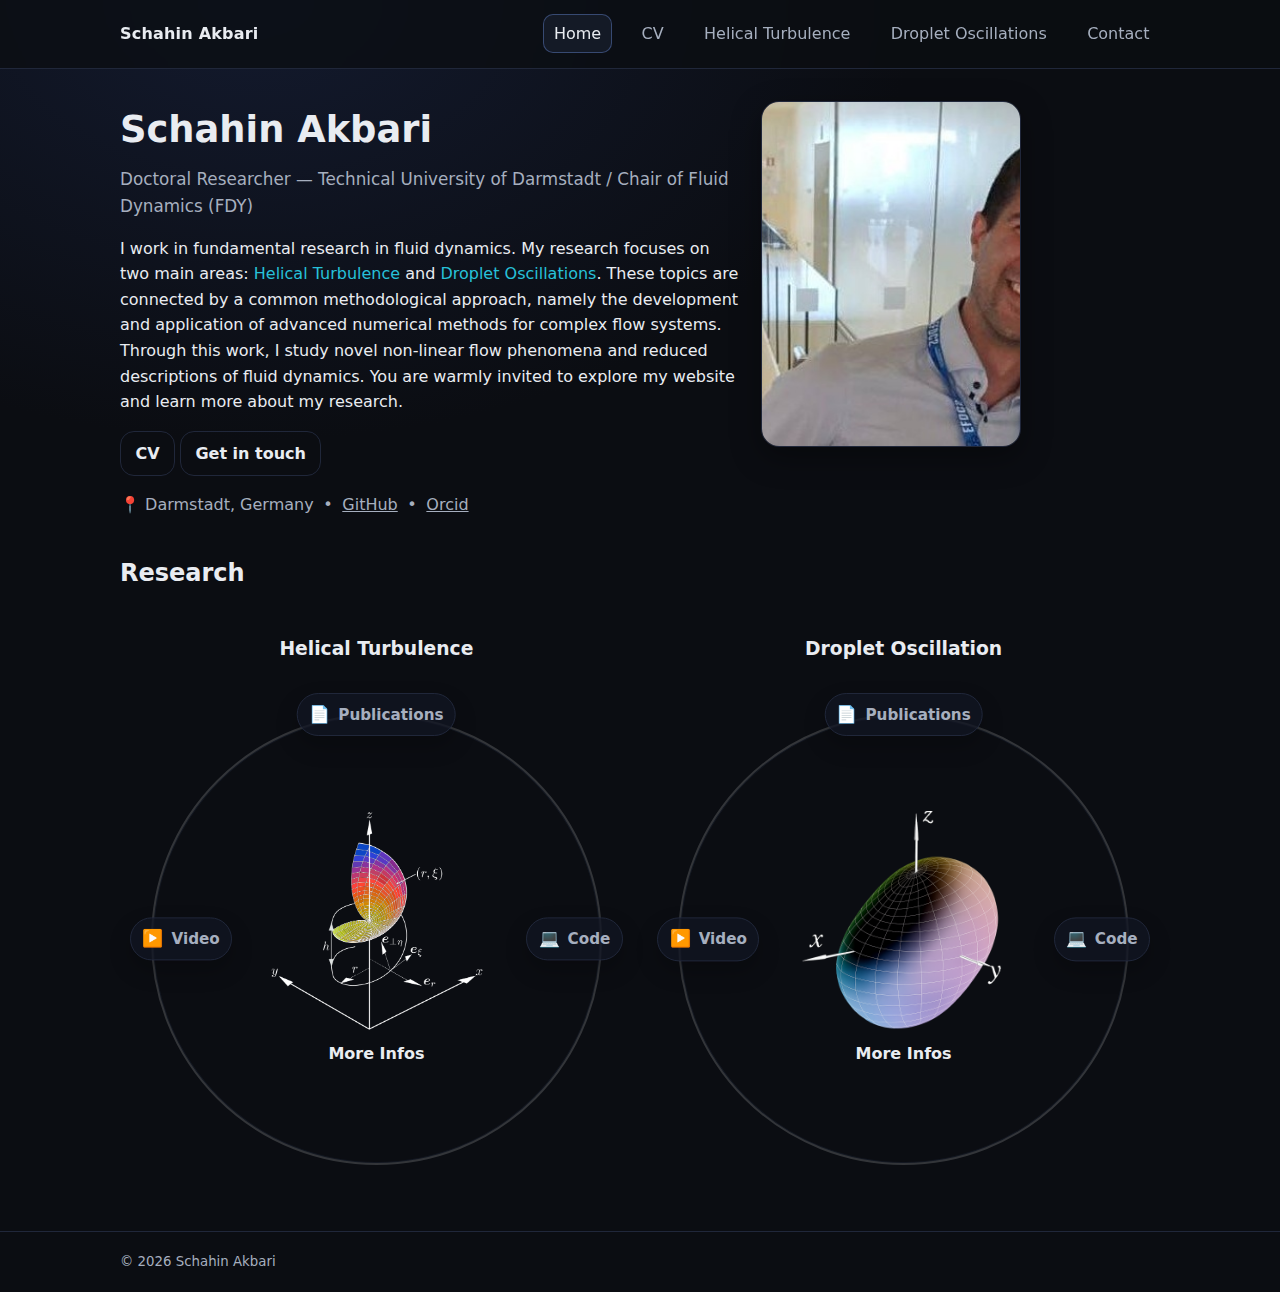
<file: index.html>
<!doctype html>
<html lang="en">
<head>
  <meta charset="utf-8" />
  <meta name="viewport" content="width=device-width, initial-scale=1" />
  <title>Schahin Akbari</title>
  <meta name="description" content="Personal academic website of Schahin Akbari." />
  <link rel="stylesheet" href="css/styles.css" />
</head>
<body>
  <header class="site-header">
    <div class="container nav-wrap">
      <a class="brand" href="index.html">Schahin Akbari</a>
        <nav class="nav nav-center">
          <a class="nav-link is-active" href="index.html">Home</a>
          <a class="nav-link" href="cv.html">CV</a>
          <a class="nav-link" href="helical.html">Helical Turbulence</a>
          <a class="nav-link" href="droplets.html">Droplet Oscillations</a>
          <a class="nav-link" href="contact.html">Contact</a>
        </nav>  
    </div>
  </header>

  
  <main class="container">
    <section class="hero">
      <div class="hero-left">
        <h1>Schahin Akbari</h1>
        <p class="lead">
          Doctoral Researcher — Technical University of Darmstadt / Chair of Fluid Dynamics (FDY)
        </p>
        <p>
I work in fundamental research in fluid dynamics. 
My research focuses on two main areas: <a href="helical.html" target="_blank" rel="noopener" class="cv-link"> Helical Turbulence</a> and 
        <a href="droplets.html" target="_blank" rel="noopener" class="cv-link"> Droplet Oscillations</a>.
These topics are connected by a common methodological approach, 
namely the development and application of advanced numerical methods for complex flow systems. 
Through this work, I study novel non-linear flow phenomena and reduced descriptions of fluid dynamics. 
You are warmly invited to explore my website and learn more about my research.
        </p>
        <div class="cta-row">
          <a class="button button-ghost" href="cv.html">CV</a>
          <a class="button button-ghost" href="contact.html">Get in touch</a>
        </div>

        <div class="meta">
          <span>📍 Darmstadt, Germany</span>
          <span>•</span>
          <a href="https://github.com/SchahinAkbari" target="_blank" rel="noopener">GitHub</a>
          <span>•</span>
          <a href="https://orcid.org/0009-0005-9046-139X" target="_blank" rel="noopener">Orcid</a>
        </div>
      </div>

      <div class="hero-right">
        <img
          src="assets/portrait.jpg"
          alt="Portrait of Schahin Akbari"
          class="portrait"
        />
      </div>
    </section>

    <section class="section">
      <h2>Research</h2>
      <div class="projects">
        <div class="project">
          <h3>Helical Turbulence</h3>
          <div class="research-orbit" aria-label="Helical Turbulence links">
            <!-- Center: click image -> research page -->
            <a class="orbit-center" href="helical.html" aria-label="Open Helical Turbulence research">
              <img src="assets/Invert_Helix_Figure_No_Background.png" alt="Helical turbulence figure" />
              <span class="orbit-center-label">More Infos</span>
            </a>
            <!-- Orbit ring (decorative) -->
            <div class="orbit-ring" aria-hidden="true"></div>
            <!-- Top: Paper -> publications -->
            <a class="orbit-node orbit-top" href="helical.html" aria-label="Publications">
              <span class="orbit-icon" aria-hidden="true">📄</span>
              <span class="orbit-text">Publications</span>
            </a>
            <!-- Right: Code -> GitHub / repo -->
            <a class="orbit-node orbit-right" href="https://github.com/FDYdarmstadt/BoSSS" target="_blank" rel="noopener" aria-label="Code on GitHub">
              <span class="orbit-icon" aria-hidden="true">💻</span>
              <span class="orbit-text">Code</span>
            </a>
            <!-- Left: Video -> YouTube -->
            <a class="orbit-node orbit-left" href="https://www.youtube.com/watch?v=qb0pNoAfV34" target="_blank" rel="noopener" aria-label="Videos on YouTube">
              <span class="orbit-icon" aria-hidden="true">▶️</span>
              <span class="orbit-text">Video</span>
            </a>
          </div>          
        </div>

        <div class="project">
          <h3>Droplet Oscillation</h3>
          <div class="research-orbit" aria-label="Droplet Shape Oscillation rechts">
            <!-- Center: click image -> research page -->
            <a class="orbit-center" href="droplets.html" aria-label="Open Droplet Shape Oscillation research">
              <img src="assets/Invert_Droplet_Figure_No_Background.png" alt="Droplet Shape Oscillation figure" />
              <span class="orbit-center-label">More Infos</span>
            </a>
            <!-- Orbit ring (decorative) -->
            <div class="orbit-ring" aria-hidden="true"></div>
            <!-- Top: Paper -> publications -->
            <a class="orbit-node orbit-top" href="droplets.html" aria-label="Publications">
              <span class="orbit-icon" aria-hidden="true">📄</span>
              <span class="orbit-text">Publications</span>
            </a>
            <!-- Right: Code -> GitHub / repo -->
            <a class="orbit-node orbit-right" href="https://github.com/SchahinAkbari/Droplet_Shape_Oscillation" target="_blank" rel="noopener" aria-label="Code on GitHub">
              <span class="orbit-icon" aria-hidden="true">💻</span>
              <span class="orbit-text">Code</span>
            </a>
            <!-- Left: Video -> YouTube -->
            <a class="orbit-node orbit-left" href="https://www.youtube.com/playlist?list=PLuUipZzAiqm1lcbsdBTUs5bKI2ltWpCkp" target="_blank" rel="noopener" aria-label="Videos on YouTube">
              <span class="orbit-icon" aria-hidden="true">▶️</span>
              <span class="orbit-text">Video</span>
            </a>
          </div>          
        </div>

      </div>
    </section>
  </main>

  <footer class="site-footer">
    <div class="container footer-wrap">
      <small>© <span id="year"></span> Schahin Akbari</small>
    </div>
  </footer>

  <script>
    document.getElementById("year").textContent = new Date().getFullYear();
  </script>
</body>
</html>
</file>
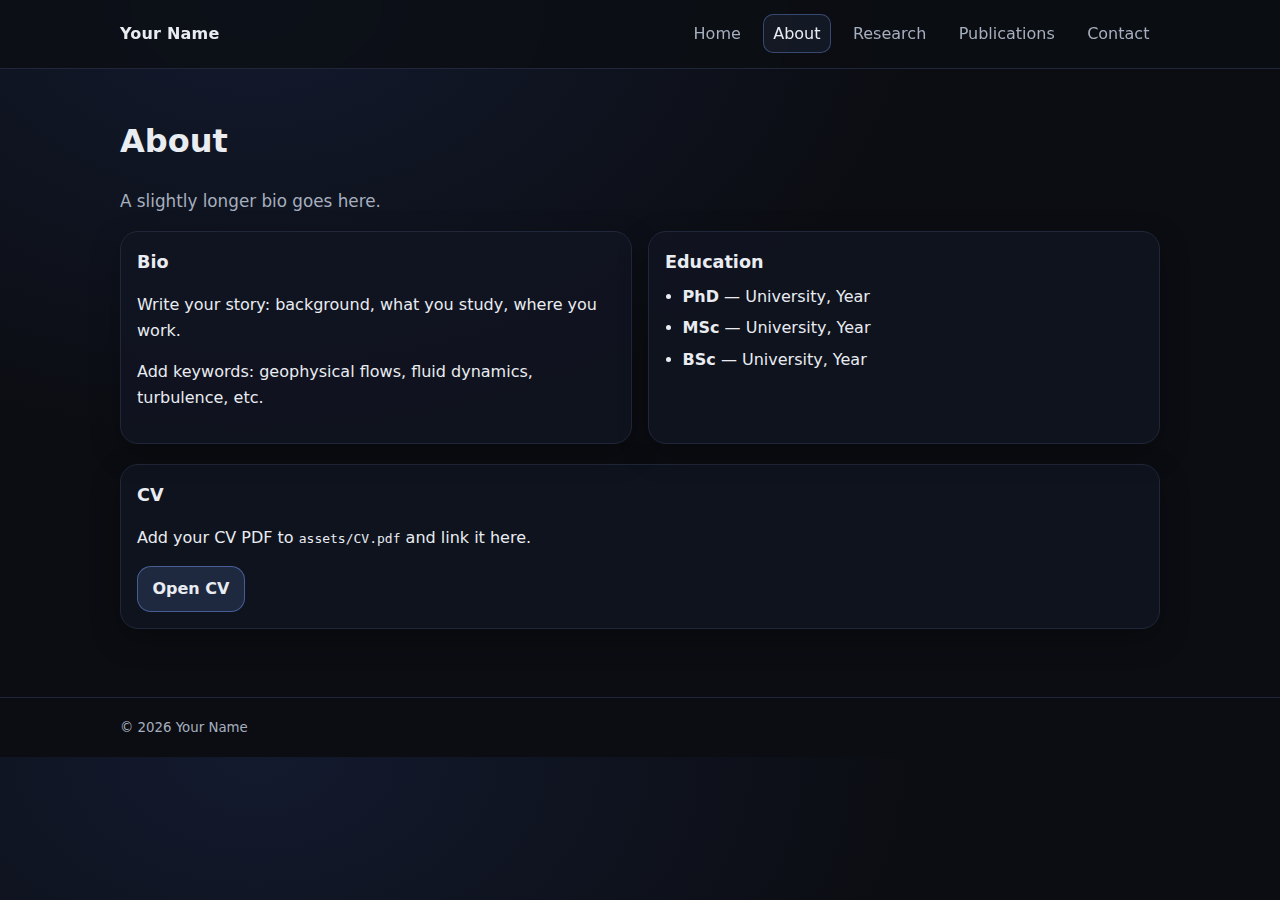
<file: about.html>
<!doctype html>
<html lang="en">
<head>
  <meta charset="utf-8" />
  <meta name="viewport" content="width=device-width, initial-scale=1" />
  <title>About — Your Name</title>
  <link rel="stylesheet" href="css/styles.css" />
</head>
<body>
  <header class="site-header">
    <div class="container nav-wrap">
      <a class="brand" href="index.html">Your Name</a>
      <nav class="nav">
        <a class="nav-link" href="index.html">Home</a>
        <a class="nav-link is-active" href="about.html">About</a>
        <a class="nav-link" href="research.html">Research</a>
        <a class="nav-link" href="publications.html">Publications</a>
        <a class="nav-link" href="contact.html">Contact</a>
      </nav>
    </div>
  </header>

  <main class="container page">
    <h1>About</h1>
    <p class="lead">A slightly longer bio goes here.</p>

    <div class="two-col">
      <section class="card">
        <h2>Bio</h2>
        <p>Write your story: background, what you study, where you work.</p>
        <p>Add keywords: geophysical flows, fluid dynamics, turbulence, etc.</p>
      </section>

      <section class="card">
        <h2>Education</h2>
        <ul class="list">
          <li><strong>PhD</strong> — University, Year</li>
          <li><strong>MSc</strong> — University, Year</li>
          <li><strong>BSc</strong> — University, Year</li>
        </ul>
      </section>
    </div>

    <section class="card section">
      <h2>CV</h2>
      <p>
        Add your CV PDF to <code>assets/CV.pdf</code> and link it here.
      </p>
      <a class="button" href="assets/CV.pdf" target="_blank" rel="noopener">Open CV</a>
    </section>
  </main>

  <footer class="site-footer">
    <div class="container footer-wrap">
      <small>© <span id="year"></span> Your Name</small>
    </div>
  </footer>

  <script>
    document.getElementById("year").textContent = new Date().getFullYear();
  </script>
</body>
</html>
</file>
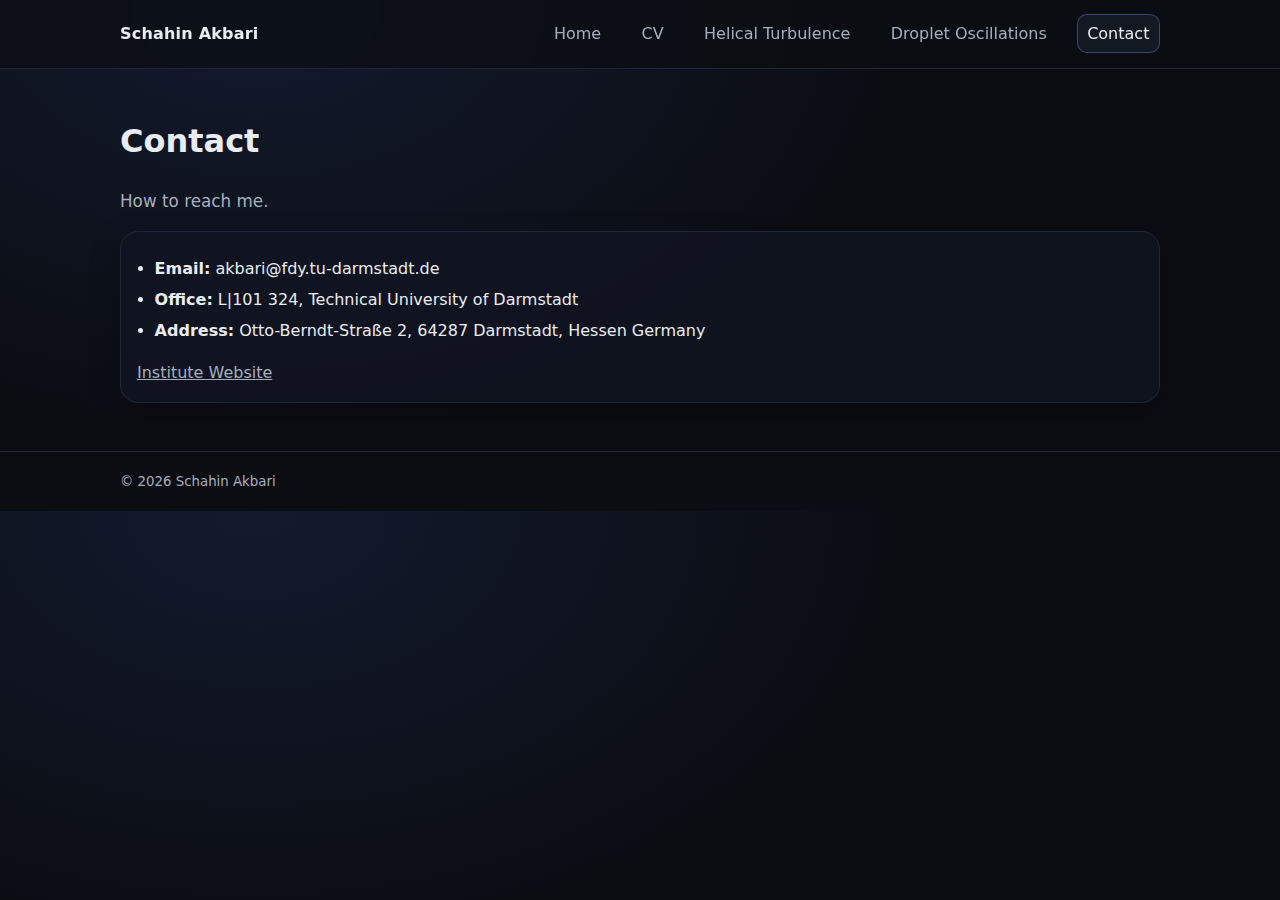
<file: contact.html>
<!doctype html>
<html lang="en">
<head>
  <meta charset="utf-8" />
  <meta name="viewport" content="width=device-width, initial-scale=1" />
  <title>Contact — Schahin Akbari</title>
  <link rel="stylesheet" href="css/styles.css" />
</head>
<body>
  <header class="site-header">
    <div class="container nav-wrap">
      <a class="brand" href="index.html">Schahin Akbari</a>
        <nav class="nav nav-center">
          <a class="nav-link" href="index.html">Home</a>
          <a class="nav-link" href="cv.html">CV</a>
          <a class="nav-link" href="helical.html">Helical Turbulence</a>
          <a class="nav-link" href="droplets.html">Droplet Oscillations</a>
          <a class="nav-link is-active" href="contact.html">Contact</a>
        </nav>  
    </div>
  </header>

  <main class="container page">
    <h1>Contact</h1>
    <p class="lead">How to reach me.</p>

    <section class="card">
      <ul class="list">
        <li><strong>Email:</strong> akbari@fdy.tu-darmstadt.de</li>
        <li><strong>Office:</strong> L|101 324, Technical University of Darmstadt  </li>
        <li><strong>Address:</strong> Otto-Berndt-Straße 2, 64287 Darmstadt, Hessen Germany </li>
      </ul>

      <div class="meta">
        <a href="https://www.fdy.tu-darmstadt.de/fdy/index.en.jsp" target="_blank" rel="noopener">Institute Website</a>
      </div>
    </section>
  </main>

  <footer class="site-footer">
    <div class="container footer-wrap">
      <small>© <span id="year"></span> Schahin Akbari</small>
    </div>
  </footer>

  <script>
    document.getElementById("year").textContent = new Date().getFullYear();
  </script>
</body>
</html>
</file>
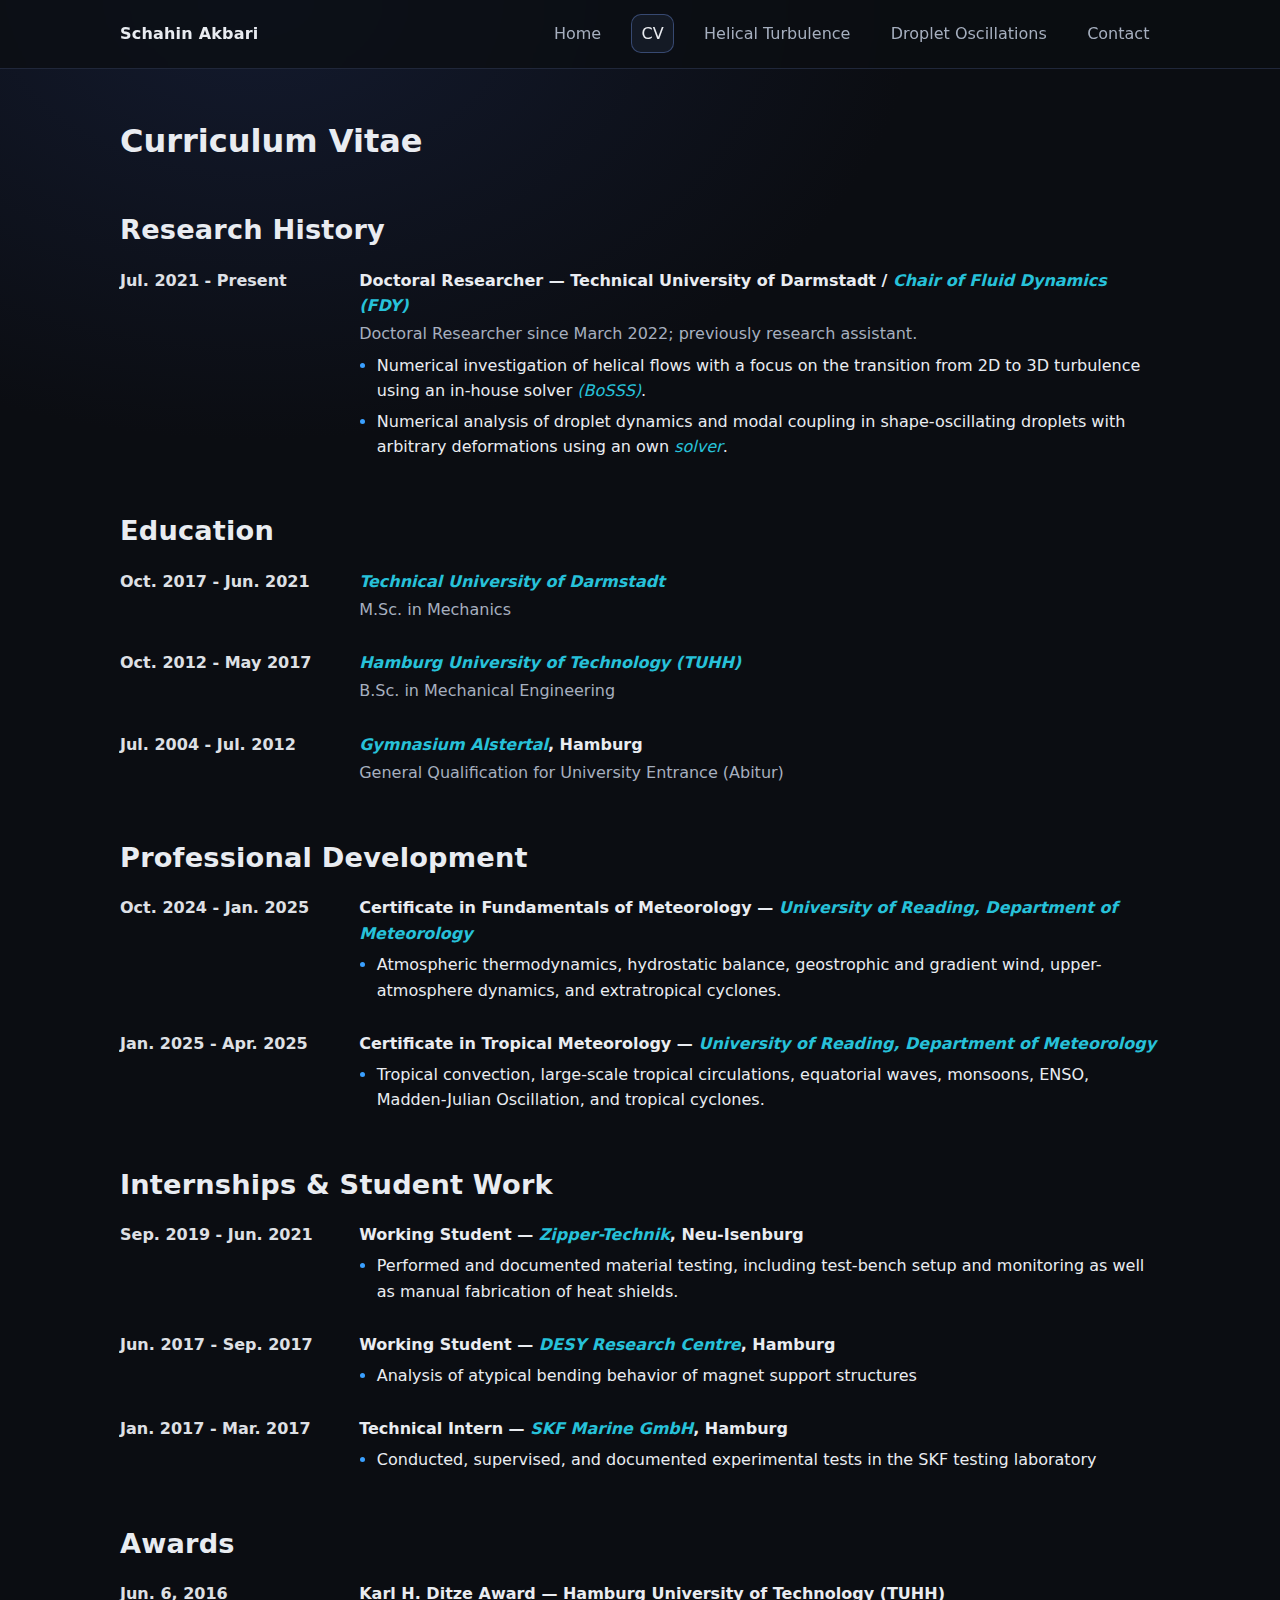
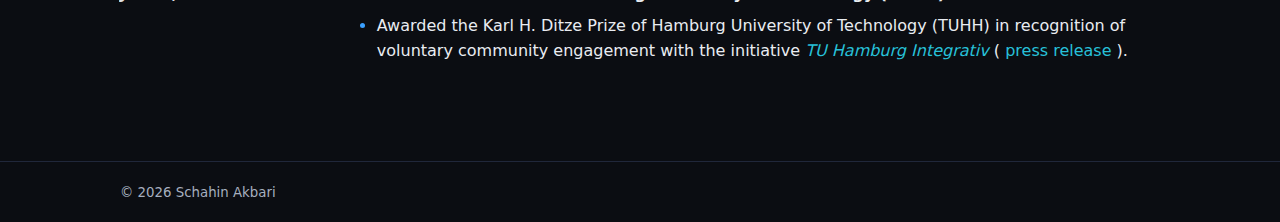
<file: cv.html>
<!doctype html>
<html lang="en">
<head>
  <meta charset="utf-8" />
  <meta name="viewport" content="width=device-width, initial-scale=1" />
  <title>CV — Schahin Akbari</title>
  <link rel="stylesheet" href="css/styles.css" />
</head>
<body>
  <header class="site-header">
    <div class="container nav-wrap">
      <a class="brand" href="index.html">Schahin Akbari</a>
        <nav class="nav nav-center">
          <a class="nav-link" href="index.html">Home</a>
          <a class="nav-link is-active" href="cv.html">CV</a>
          <a class="nav-link" href="helical.html">Helical Turbulence</a>
          <a class="nav-link" href="droplets.html">Droplet Oscillations</a>
          <a class="nav-link" href="contact.html">Contact</a>
        </nav>  
    </div>
  </header>

  <main class="container page cv">
    <h1 class="page-title">Curriculum Vitae</h1>

        <!-- RESEARCH HISTORY -->
    <section class="cv-section">
      <h2 class="cv-heading">Research History</h2>

      <div class="cv-list">
        <div class="cv-item">
          <div class="cv-date">Jul. 2021 - Present</div>
        
          <div class="cv-body">
            <div class="cv-role">
              Doctoral Researcher  — Technical University of Darmstadt /
              <a href="https://www.fdy.tu-darmstadt.de/fdy/index.en.jsp"
                    target="_blank" rel="noopener" class="cv-link">
                    <em>Chair of Fluid Dynamics (FDY)</em>
                </a>
            </div>
              <div class="cv-place">
              Doctoral Researcher since March 2022; previously research assistant.
            </div>
            <ul class="cv-bullets">
              <li>
                Numerical investigation of helical flows with a focus on the transition
                from 2D to 3D turbulence using an in-house solver
                <a href="https://www.fdy.tu-darmstadt.de/fdyresearch/bossscode/framework/framework.en.jsp"
                    target="_blank" rel="noopener" class="cv-link">
                    <em>(BoSSS)</em></a>.
              </li>
              <li>
                Numerical analysis of droplet dynamics and modal coupling in shape-oscillating
                droplets with arbitrary deformations using an own 
                <a href="https://tudatalib.ulb.tu-darmstadt.de/search?spc.page=1&query=akbari"
                    target="_blank" rel="noopener" class="cv-link">
                    <em>solver</em></a>.
              </li>

            </ul>
          </div>
        </div>
      </div>
    </section>

        <!-- EDUCATION -->
    <section class="cv-section">
      <h2 class="cv-heading">Education</h2>

      <div class="cv-list">

      <div class="cv-item">
        <div class="cv-date">Oct. 2017 - Jun. 2021</div>
          <div class="cv-body">
            <div class="cv-role">
            <a href="https://www.tu-darmstadt.de/index.en.jsp"
              target="_blank" rel="noopener" class="cv-link">
               <em>Technical University of Darmstadt </em>
             </a>
            </div>
            <div class="cv-place">
              M.Sc. in Mechanics 
            </div>
          </div>
        </div>
    
      <div class="cv-item">
        <div class="cv-date">Oct. 2012 - May 2017</div>
      
        <div class="cv-body">
          <div class="cv-role">
            <a href="https://www.tuhh.de/tuhh/en/startpage"
              target="_blank" rel="noopener" class="cv-link">
               <em>Hamburg University of Technology (TUHH)</em>
             </a>
          </div>
          <div class="cv-place">
            B.Sc. in Mechanical Engineering
          </div>
        </div>
      </div>

      <div class="cv-item">
        <div class="cv-date">Jul. 2004 - Jul. 2012</div>
        <div class="cv-body">
          <div class="cv-role">        
            <a href="https://gymnasium-alstertal.de/"
              target="_blank" rel="noopener" class="cv-link">
               <em>Gymnasium Alstertal</em></a>, Hamburg
          </div>
          <div class="cv-place">
            General Qualification for University Entrance (Abitur)
          </div>
        </div>
      </div>
      </div>
    </section>



    <!-- Professional Development -->
    <section class="cv-section">
      <h2 class="cv-heading">Professional Development</h2>
    
      <div class="cv-list">
      
        <div class="cv-item">
          <div class="cv-date">Oct. 2024 - Jan. 2025</div>
          <div class="cv-body">
            <div class="cv-role">
              Certificate in Fundamentals of Meteorology — 
              <a href="https://www.reading.ac.uk/meteorology/online-courses/classes"
                 target="_blank" rel="noopener" class="cv-link">
                <em>University of Reading, Department of Meteorology</em>
              </a>
            </div>
            <ul class="cv-bullets">
              <li>
                Atmospheric thermodynamics, hydrostatic balance, geostrophic and gradient wind,
                upper-atmosphere dynamics, and extratropical cyclones.
              </li>
            </ul>
          </div>
        </div>
      
        <div class="cv-item">
          <div class="cv-date">Jan. 2025 - Apr. 2025</div>
          <div class="cv-body">
            <div class="cv-role">
              Certificate in Tropical Meteorology — 
              <a href="https://www.reading.ac.uk/meteorology/online-courses/classes"
                 target="_blank" rel="noopener" class="cv-link">
                <em>University of Reading, Department of Meteorology</em>
              </a>
            </div>
            <ul class="cv-bullets">
              <li>
                Tropical convection, large-scale tropical circulations, equatorial waves,
                monsoons, ENSO, Madden-Julian Oscillation, and tropical cyclones.
              </li>
            </ul>
          </div>
        </div>
      
      </div>
    </section>


    <!-- Internships and Student Employment -->
    <section class="cv-section">
      <h2 class="cv-heading">Internships &amp; Student Work</h2>

      <div class="cv-list">
      <div class="cv-item">
        <div class="cv-date">Sep. 2019 - Jun. 2021</div>
      
        <div class="cv-body">
          <div class="cv-role">
            Working Student — <a href="https://zipper-technik.de/en"
              target="_blank" rel="noopener" class="cv-link">
               <em>Zipper-Technik</em></a>, Neu-Isenburg 
          </div>
          <ul class="cv-bullets">
            <li>
              Performed and documented material testing, including test-bench setup and
              monitoring as well as manual fabrication of heat shields.
            </li>
          </ul>
        </div>
      </div>


       <div class="cv-item">
        <div class="cv-date">Jun. 2017 - Sep. 2017</div>
            
        <div class="cv-body">
          <div class="cv-role">
            Working Student — <a href="https://desy.de/index_eng.html"
              target="_blank" rel="noopener" class="cv-link">
               <em>DESY Research Centre</em></a>, Hamburg
          </div>
        
          <ul class="cv-bullets">
            <li>
              Analysis of atypical bending behavior of magnet support structures
            </li>
          </ul>
        </div>
      </div>
      
      <div class="cv-item">
        <div class="cv-date">Jan. 2017 - Mar. 2017</div>
            
        <div class="cv-body">
          <div class="cv-role">
            Technical Intern — <a href="https://www.skf.com"
              target="_blank" rel="noopener" class="cv-link">
               <em>SKF Marine GmbH</em></a>, Hamburg
          </div>
        
          <ul class="cv-bullets">
            <li>
              Conducted, supervised, and documented experimental tests in the
              SKF testing laboratory
            </li>
          </ul>
        </div>
      </div>
      </div>
    </section>

        <!-- AWARDS -->
    <section class="cv-section">
      <h2 class="cv-heading">Awards</h2>

      <div class="cv-list">

      <div class="cv-item">
        <div class="cv-date">Jun. 6, 2016</div>
      
        <div class="cv-body">
          <div class="cv-role">
            Karl H. Ditze Award — Hamburg University of Technology (TUHH)
          </div>
        
          <ul class="cv-bullets">
            <li>
              Awarded the Karl H. Ditze Prize of Hamburg University of Technology (TUHH)
              in recognition of voluntary community engagement with the initiative
              <a href="https://tuhamburgintegrativ.de/"
                 target="_blank" rel="noopener" class="cv-link">
                 <em>TU Hamburg Integrativ</em>
              </a>
              (<a href="https://intranet.tuhh.de/presse/pressemitteilung_einzeln.php?id=10706&Lang=de"
                  target="_blank" rel="noopener" class="cv-link">
                  press release
              </a>).
            </li>
          </ul>
        </div>
      </div>
      </div>
    </section>
  </main>




  <footer class="site-footer">
    <div class="container footer-wrap">
      <small>© <span id="year"></span> Schahin Akbari</small>
    </div>
  </footer>

  <script>
    document.getElementById("year").textContent = new Date().getFullYear();
  </script>
</body>
</html>
</file>
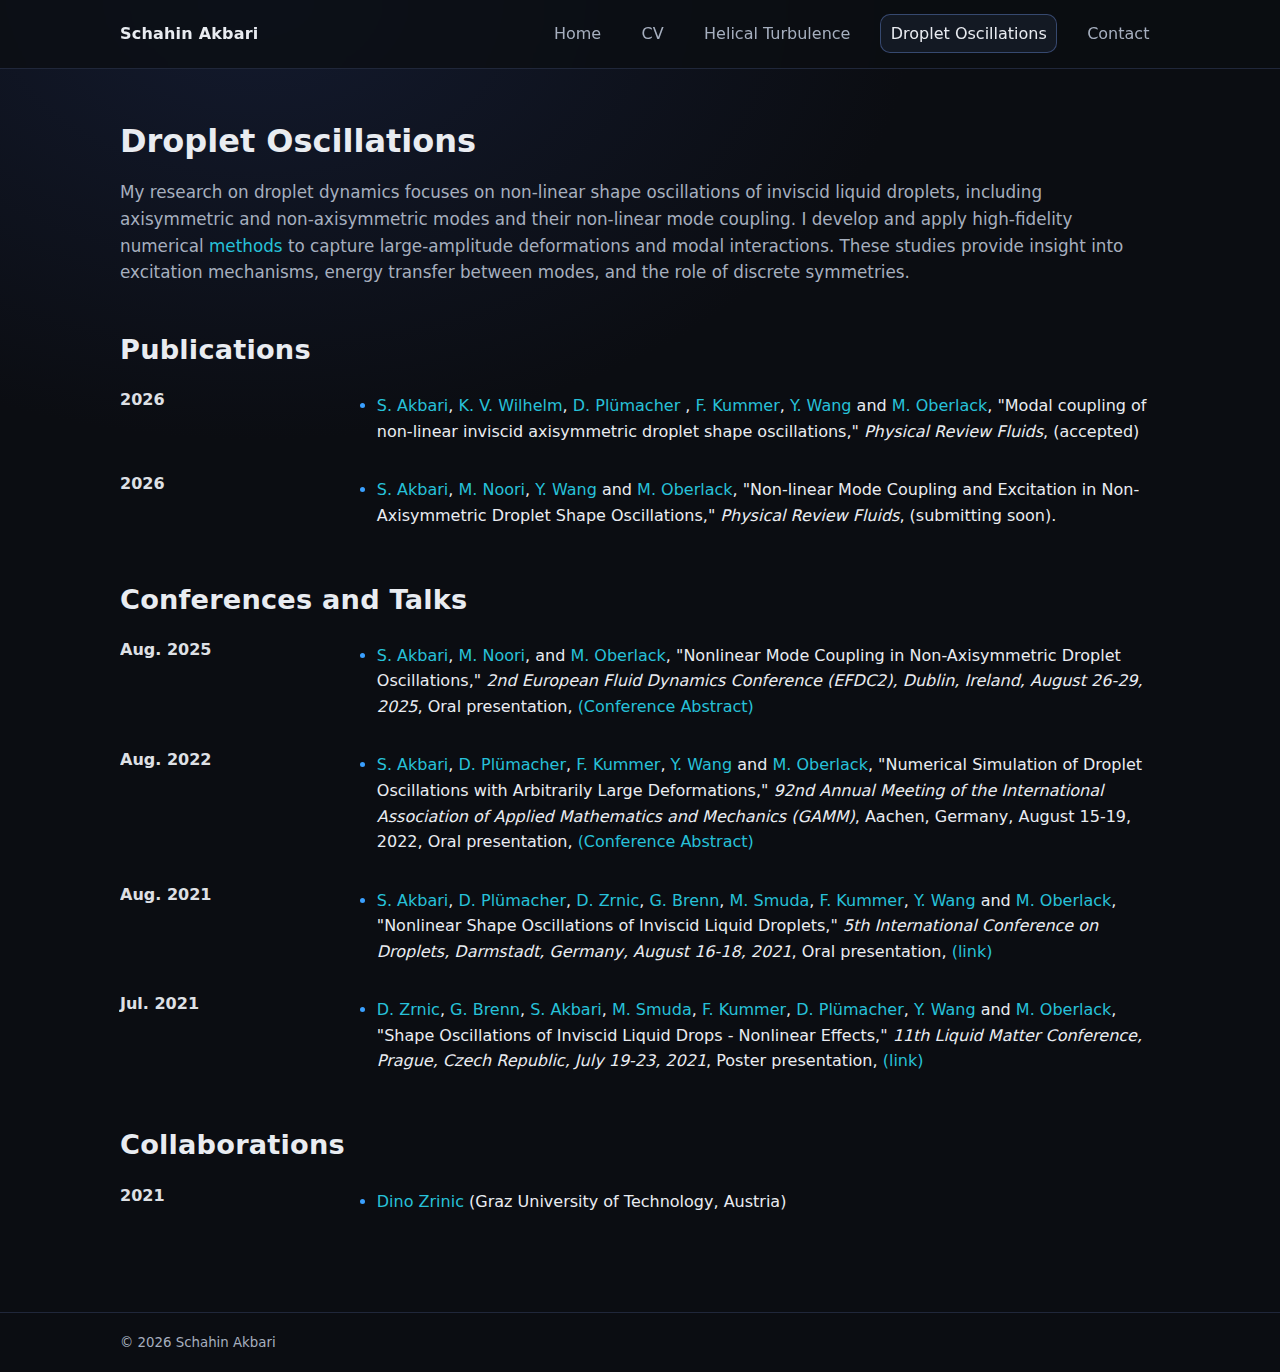
<file: droplets.html>
<!doctype html>
<html lang="en">
<head>
  <meta charset="utf-8" />
  <meta name="viewport" content="width=device-width, initial-scale=1" />
  <title>Droplet Oscillations — Schahin Akbari</title>
  <meta name="description" content="Research on droplet oscillations by Schahin Akbari." />
  <link rel="stylesheet" href="css/styles.css" />
</head>
<body>
  <header class="site-header">
    <div class="container nav-wrap">
      <a class="brand" href="index.html">Schahin Akbari</a>
        <nav class="nav nav-center">
          <a class="nav-link" href="index.html">Home</a>
          <a class="nav-link" href="cv.html">CV</a>
          <a class="nav-link" href="helical.html">Helical Turbulence</a>
          <a class="nav-link is-active" href="droplets.html">Droplet Oscillations</a>
          <a class="nav-link" href="contact.html">Contact</a>
        </nav>  
    </div>
  </header>

  <main class="container page cv">
    <h1 class="page-title">Droplet Oscillations</h1>
    <p class="lead">
      My research on droplet dynamics focuses on non-linear shape oscillations of inviscid liquid droplets, 
      including axisymmetric and non-axisymmetric modes and their non-linear mode coupling. 
      I develop and apply high-fidelity numerical <a href="https://github.com/SchahinAkbari/Droplet_Shape_Oscillation" target="_blank" rel="noopener" class="cv-link"> methods</a> to capture large-amplitude deformations 
      and modal interactions. These studies provide insight into excitation mechanisms, 
      energy transfer between modes, and the role of discrete symmetries.
    </p>

    <!-- Publications -->
    <section class="cv-section">
      <h2 class="cv-heading">Publications</h2>

      <div class="cv-list">
        <div class="cv-item">
          <div class="cv-date">2026</div>
          <div class="cv-body">          
            <ul class="cv-bullets">
              <li> <a href="https://www.fdy.tu-darmstadt.de/fdy/fdystaff/details_219328.de.jsp" target="_blank" rel="noopener" class="cv-link"> S. Akbari</a>,
                   <a href="https://www.fdy.tu-darmstadt.de/fdy/fdystaff/details_256064.de.jsp" target="_blank" rel="noopener" class="cv-link"> K. V. Wilhelm</a>,
                   <a href="https://www.fdy.tu-darmstadt.de/fdy/fdystaff/details_123904.de.jsp" target="_blank" rel="noopener" class="cv-link"> D. Plümacher </a>,
                   <a href="https://www.fdy.tu-darmstadt.de/fdy/fdystaff/details_16067.de.jsp" target="_blank" rel="noopener" class="cv-link"> F. Kummer</a>,
                   <a href="https://www.fdy.tu-darmstadt.de/fdy/fdystaff/details_17472.de.jsp" target="_blank" rel="noopener" class="cv-link"> Y. Wang</a> and
                   <a href="https://www.fdy.tu-darmstadt.de/fdy/fdystaff/details_16448.de.jsp" target="_blank" rel="noopener" class="cv-link"> M. Oberlack</a>,
                "Modal coupling of non-linear inviscid axisymmetric droplet shape oscillations," <em>Physical Review Fluids</em>, (accepted)
              </li>
            </ul>
          </div>
        </div>

      <div class="cv-item">
        <div class="cv-date">2026</div>
        <div class="cv-body">          
          <ul class="cv-bullets">
            <li>
              <a href="https://www.fdy.tu-darmstadt.de/fdy/fdystaff/details_219328.de.jsp" target="_blank" rel="noopener" class="cv-link"> S. Akbari</a>,
              <a href="https://de.linkedin.com/in/mostafanoori1999" target="_blank" rel="noopener" class="cv-link"> M. Noori</a>,
              <a href="https://www.fdy.tu-darmstadt.de/fdy/fdystaff/details_17472.de.jsp" target="_blank" rel="noopener" class="cv-link"> Y. Wang</a>
              and <a href="https://www.fdy.tu-darmstadt.de/fdy/fdystaff/details_16448.de.jsp" target="_blank" rel="noopener" class="cv-link"> M. Oberlack</a>,
              "Non-linear Mode Coupling and Excitation in Non-Axisymmetric Droplet Shape Oscillations,"
              <em>Physical Review Fluids</em>, (submitting soon).
            </li>
          </ul>
        </div>
      </div>
      

      </div>
    </section>

    <!-- Conferences and Talks -->
    <section class="cv-section">
      <h2 class="cv-heading">Conferences and Talks</h2>

      <div class="cv-list">
        <div class="cv-item">
          <div class="cv-date">Aug. 2025</div>
            <div class="cv-body">          
              <ul class="cv-bullets">
              <li>
        <a href="https://www.fdy.tu-darmstadt.de/fdy/fdystaff/details_219328.de.jsp" target="_blank" rel="noopener" class="cv-link"> S. Akbari</a>,
        <a href="https://de.linkedin.com/in/mostafanoori1999" target="_blank" rel="noopener" class="cv-link"> M. Noori</a>,
        and <a href="https://www.fdy.tu-darmstadt.de/fdy/fdystaff/details_16448.de.jsp" target="_blank" rel="noopener" class="cv-link"> M. Oberlack</a>,
                "Nonlinear Mode Coupling in Non-Axisymmetric Droplet Oscillations,"
                <em>2nd European Fluid Dynamics Conference (EFDC2), Dublin, Ireland, August 26-29, 2025</em>,
                Oral presentation, <a class="cv-link" href="assets/Abstract_Final_Sent_In.pdf" target="_blank" rel="noopener"> (Conference Abstract)</a>
              </li>
            </ul>
          </div>
        </div>

      <div class="cv-item">
        <div class="cv-date">Aug. 2022</div>
          <div class="cv-body">          
            <ul class="cv-bullets">
              <li>
                <a href="https://www.fdy.tu-darmstadt.de/fdy/fdystaff/details_219328.de.jsp" target="_blank" rel="noopener" class="cv-link"> S. Akbari</a>,
                <a href="https://www.fdy.tu-darmstadt.de/fdy/fdystaff/details_123904.de.jsp" target="_blank" rel="noopener" class="cv-link"> D. Plümacher</a>,
                <a href="https://www.fdy.tu-darmstadt.de/fdy/fdystaff/details_16067.de.jsp" target="_blank" rel="noopener" class="cv-link"> F. Kummer</a>,
                <a href="https://www.fdy.tu-darmstadt.de/fdy/fdystaff/details_17472.de.jsp" target="_blank" rel="noopener" class="cv-link"> Y. Wang</a>
                and <a href="https://www.fdy.tu-darmstadt.de/fdy/fdystaff/details_16448.de.jsp" target="_blank" rel="noopener" class="cv-link"> M. Oberlack</a>,
                "Numerical Simulation of Droplet Oscillations with Arbitrarily Large Deformations,"
                <em>92nd Annual Meeting of the International Association of Applied Mathematics and Mechanics (GAMM)</em>,
                Aachen, Germany, August 15-19, 2022,
                Oral presentation, <a class="cv-link" href="assets/GAMM_2022_Abstract_Akbari_Droplet Oscillations.pdf" target="_blank" rel="noopener"> (Conference Abstract)</a>
              </li>
            </ul>
          </div>
      </div>


      <div class="cv-item">
        <div class="cv-date">Aug. 2021</div>
        <div class="cv-body">          
          <ul class="cv-bullets">
            <li>
              <a href="https://www.fdy.tu-darmstadt.de/fdy/fdystaff/details_219328.de.jsp" target="_blank" rel="noopener" class="cv-link"> S. Akbari</a>,
              <a href="https://www.fdy.tu-darmstadt.de/fdy/fdystaff/details_123904.de.jsp" target="_blank" rel="noopener" class="cv-link"> D. Plümacher</a>,
              <a href="https://online.tugraz.at/tug_online/visitenkarte.show_vcard?pPersonenGruppe=3&pPersonenId=C9DB11AEA105B00F" target="_blank" rel="noopener" class="cv-link"> D. Zrnic</a>,
              <a href="https://tugraz.elsevierpure.com/en/persons/g%C3%BCnter-brenn/" target="_blank" rel="noopener" class="cv-link"> G. Brenn</a>,
              <a href="https://www.fdy.tu-darmstadt.de/fdy/fdystaff/details_105856.de.jsp" target="_blank" rel="noopener" class="cv-link"> M. Smuda</a>,
              <a href="https://www.fdy.tu-darmstadt.de/fdy/fdystaff/details_16067.de.jsp" target="_blank" rel="noopener" class="cv-link"> F. Kummer</a>,
              <a href="https://www.fdy.tu-darmstadt.de/fdy/fdystaff/details_17472.de.jsp" target="_blank" rel="noopener" class="cv-link"> Y. Wang</a>
              and <a href="https://www.fdy.tu-darmstadt.de/fdy/fdystaff/details_16448.de.jsp" target="_blank" rel="noopener" class="cv-link"> M. Oberlack</a>,
              "Nonlinear Shape Oscillations of Inviscid Liquid Droplets,"
              <em>5th International Conference on Droplets, Darmstadt, Germany, August 16-18, 2021</em>,
              Oral presentation, <a href="https://tugraz.elsevierpure.com/en/publications/nonlinear-shape-oscillations-of-inviscid-liquid-droplets/"
           target="_blank" rel="noopener" class="cv-link"> (link)</a>
            </li>
          </ul>
        </div>
      </div>




        <div class="cv-item">
          <div class="cv-date">Jul. 2021</div>
            <div class="cv-body">          
              <ul class="cv-bullets">
                <li>
                   <a href="https://online.tugraz.at/tug_online/visitenkarte.show_vcard?pPersonenGruppe=3&pPersonenId=C9DB11AEA105B00F" target="_blank" rel="noopener" class="cv-link"> D. Zrnic</a>,
                  <a href="https://tugraz.elsevierpure.com/en/persons/g%C3%BCnter-brenn/" target="_blank" rel="noopener" class="cv-link"> G. Brenn</a>,
                  <a href="https://www.fdy.tu-darmstadt.de/fdy/fdystaff/details_219328.de.jsp" target="_blank" rel="noopener" class="cv-link"> S. Akbari</a>,
                   <a href="https://www.fdy.tu-darmstadt.de/fdy/fdystaff/details_105856.de.jsp" target="_blank" rel="noopener" class="cv-link"> M. Smuda</a>,
                  <a href="https://www.fdy.tu-darmstadt.de/fdy/fdystaff/details_16067.de.jsp" target="_blank" rel="noopener" class="cv-link"> F. Kummer</a>,
                  <a href="https://www.fdy.tu-darmstadt.de/fdy/fdystaff/details_123904.de.jsp" target="_blank" rel="noopener" class="cv-link"> D. Plümacher</a>,
                  <a href="https://www.fdy.tu-darmstadt.de/fdy/fdystaff/details_17472.de.jsp" target="_blank" rel="noopener" class="cv-link"> Y. Wang</a>
                  and
                  <a href="https://www.fdy.tu-darmstadt.de/fdy/fdystaff/details_16448.de.jsp" target="_blank" rel="noopener" class="cv-link"> M. Oberlack</a>,
                  "Shape Oscillations of Inviscid Liquid Drops - Nonlinear Effects,"
                  <em>11th Liquid Matter Conference, Prague, Czech Republic, July 19-23, 2021</em>,
                  Poster presentation, <a href="https://tugraz.elsevierpure.com/en/publications/shape-oscillations-of-inviscid-liquid-drops-nonlinear-effects/"
                     target="_blank" rel="noopener" class="cv-link"> (link)
                  </a>
                </li>
              </ul>
            </div>
          </div>
      </div>
    </section>



    <!-- Collaborations -->
    <section class="cv-section">
      <h2 class="cv-heading">Collaborations</h2>
      <div class="cv-list">
        <div class="cv-item">
          <div class="cv-date">2021</div>
          <div class="cv-body">
            <ul class="cv-bullets">
              <li>
                <a href="https://online.tugraz.at/tug_online/visitenkarte.show_vcard?pPersonenGruppe=3&pPersonenId=C9DB11AEA105B00F"
                   target="_blank" rel="noopener" class="cv-link">
                  Dino Zrinic
                </a>
                (Graz University of Technology, Austria)
              </li>
            </ul>
          </div>
        </div>    
      </div>
    </section>
  </main>

  <footer class="site-footer">
    <div class="container footer-wrap">
      <small>© <span id="year"></span> Schahin Akbari</small>
    </div>
  </footer>

  <script>
    document.getElementById("year").textContent = new Date().getFullYear();
  </script>
</body>
</html>
</file>
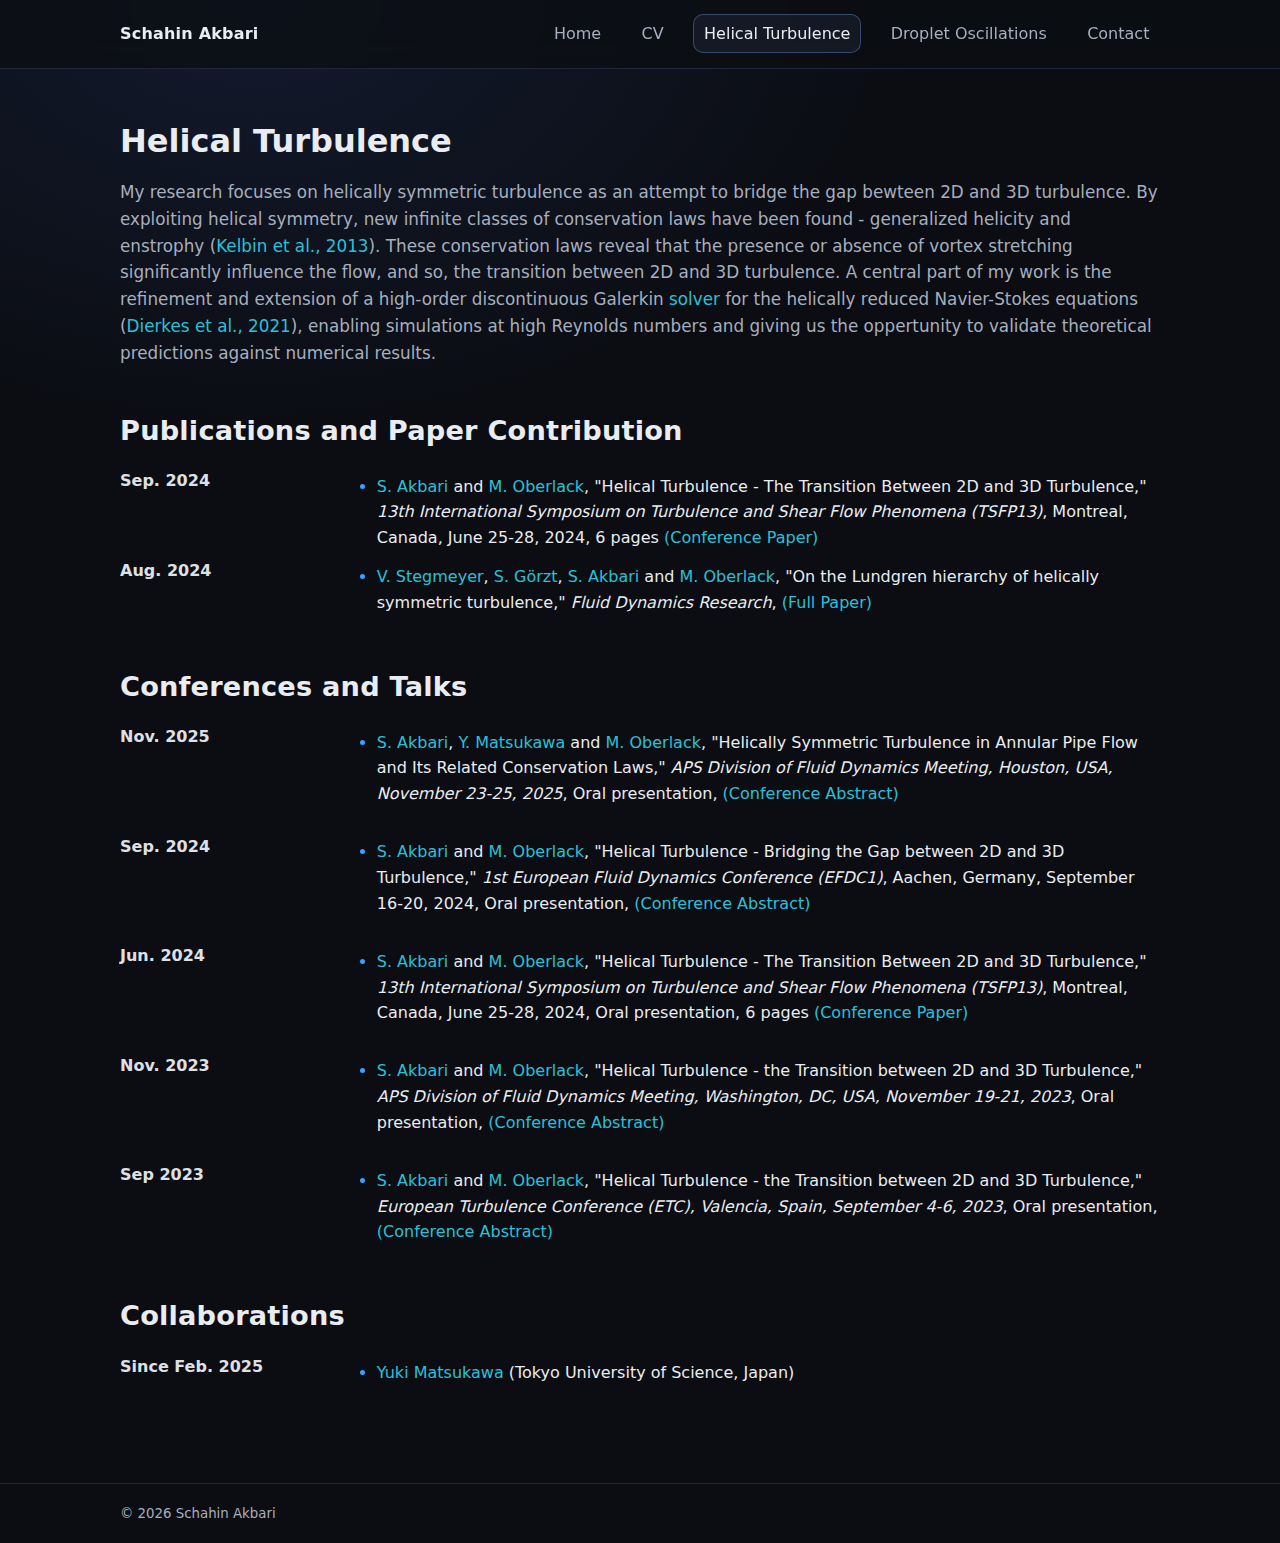
<file: helical.html>
<!doctype html>
<html lang="en">
<head>
  <meta charset="utf-8" />
  <meta name="viewport" content="width=device-width, initial-scale=1" />
  <title>Helical Turbulence — Schahin Akbari</title>
  <meta name="description" content="Research on helical turbulence by Schahin Akbari." />
  <link rel="stylesheet" href="css/styles.css" />
</head>
<body>
  <header class="site-header">
    <div class="container nav-wrap">
      <a class="brand" href="index.html">Schahin Akbari</a>
        <nav class="nav nav-center">
          <a class="nav-link" href="index.html">Home</a>
          <a class="nav-link" href="cv.html">CV</a>
          <a class="nav-link is-active" href="helical.html">Helical Turbulence</a>
          <a class="nav-link" href="droplets.html">Droplet Oscillations</a>
          <a class="nav-link" href="contact.html">Contact</a>
        </nav>  
    </div>
  </header>

  <main class="container page cv">
    <h1 class="page-title">Helical Turbulence</h1>
    <p class="lead">
      My research focuses on helically symmetric turbulence as an attempt to bridge the gap bewteen 
      2D and 3D turbulence. By exploiting helical symmetry, new infinite classes 
      of conservation laws have been found - generalized helicity and enstrophy
      (<a href="https://doi.org/10.1017/jfm.2013.72"
        target="_blank" rel="noopener" class="cv-link">Kelbin et&nbsp;al., 2013</a>).
      These conservation laws reveal that the presence or absence of vortex stretching significantly influence the flow, and so, the transition between 2D and 3D turbulence.
      A central part of my work is the refinement and extension of a high-order discontinuous Galerkin <a href="https://github.com/FDYdarmstadt/BoSSS" target="_blank" rel="noopener" class="cv-link"> solver</a>
      for the helically reduced Navier-Stokes equations
      (<a href="https://doi.org/10.4208/cicp.OA-2019-0204" target="_blank" rel="noopener"  class="cv-link">Dierkes et&nbsp;al., 2021</a>),
      enabling simulations at high Reynolds numbers and giving us the oppertunity to validate theoretical predictions against numerical results.
    </p>
    <!-- Publications -->
    <section class="cv-section">
      <h2 class="cv-heading">Publications and Paper Contribution</h2>
    
      <div class="cv-list">
        <div class="cv-item">
          <div class="cv-date">Sep. 2024</div>
          <div class="cv-body">          
            <ul class="cv-bullets">
              <li>
                <a href="https://www.fdy.tu-darmstadt.de/fdy/fdystaff/details_219328.de.jsp" target="_blank" rel="noopener" class="cv-link"> S. Akbari</a> and 
                <a href="https://www.fdy.tu-darmstadt.de/fdy/fdystaff/details_16448.de.jsp" target="_blank" rel="noopener" class="cv-link"> M. Oberlack</a>, "Helical Turbulence - The Transition Between 2D and 3D Turbulence," 
                <em>13th International Symposium on Turbulence and Shear Flow Phenomena (TSFP13)</em>, Montreal, Canada, June 25-28, 2024, 6 pages<a class="cv-link" href="assets/TSFP13_Akbari_Oberlack_Helical_Turbulence.pdf" target="_blank" rel="noopener"> (Conference Paper)</a>
              </li>
            </ul>
          </div>
        </div>
      </div>
      <div class="cv-item">
        <div class="cv-date">Aug. 2024</div>
        <div class="cv-body">          
          <ul class="cv-bullets">
            <li>
              <a href="https://www.trr150.tu-darmstadt.de/der_sonderforschungsbereich/kontakt_trr150/trr150_kontakt_details_244032.de.jsp" target="_blank" rel="noopener" class="cv-link"> V. Stegmeyer</a>,
              <a href="https://www.fdy.tu-darmstadt.de/fdy/fdystaff/details_199744.de.jsp" target="_blank" rel="noopener" class="cv-link"> S. Görzt</a>,
              <a href="https://www.fdy.tu-darmstadt.de/fdy/fdystaff/details_219328.de.jsp" target="_blank" rel="noopener" class="cv-link"> S. Akbari</a>
              and <a href="https://www.fdy.tu-darmstadt.de/fdy/fdystaff/details_16448.de.jsp" target="_blank" rel="noopener" class="cv-link"> M. Oberlack</a>,
              "On the Lundgren hierarchy of helically symmetric turbulence,"
              <em>Fluid Dynamics Research</em>, <a href="https://doi.org/10.1088/1873-7005/ad6c7b"
                      target="_blank" rel="noopener" class="cv-link">
                     (Full Paper)
                   </a>
            </li>
          </ul>
        </div>
      </div>
    </section>

    <!-- Conferences and Talks -->
    <section class="cv-section">
      <h2 class="cv-heading">Conferences and Talks</h2>
    
      <div class="cv-list">
        <!-- APS 2025 -->
          <div class="cv-item">
            <div class="cv-date">Nov. 2025</div>
             <div class="cv-body">          
               <ul class="cv-bullets">
                 <li>
                   <a href="https://www.fdy.tu-darmstadt.de/fdy/fdystaff/details_219328.de.jsp" target="_blank" rel="noopener" class="cv-link"> S. Akbari</a>,
                   <a href="https://yuki-matsukawa.github.io/" target="_blank" rel="noopener" class="cv-link"> Y. Matsukawa</a>
                   and<a href="https://www.fdy.tu-darmstadt.de/fdy/fdystaff/details_16448.de.jsp" target="_blank" rel="noopener" class="cv-link"> M. Oberlack</a>,
                   "Helically Symmetric Turbulence in Annular Pipe Flow and Its Related Conservation Laws,"
                   <em>APS Division of Fluid Dynamics Meeting, Houston, USA, November 23-25, 2025</em>,
                   Oral presentation, <a href="https://archive.aps.org/dfd/2025/t25/4/"
                      target="_blank" rel="noopener" class="cv-link">
                     (Conference Abstract)
                   </a>
                </li>
              </ul>
            </div>
          </div>

        
        <!-- EFDC1 2024 -->
          <div class="cv-list">
            <div class="cv-item">
              <div class="cv-date">Sep. 2024</div>
              <div class="cv-body">          
                <ul class="cv-bullets">
                  <li>
                    <a href="https://www.fdy.tu-darmstadt.de/fdy/fdystaff/details_219328.de.jsp" target="_blank" rel="noopener" class="cv-link"> S. Akbari</a>
                    and<a href="https://www.fdy.tu-darmstadt.de/fdy/fdystaff/details_16448.de.jsp" target="_blank" rel="noopener" class="cv-link"> M. Oberlack</a>,
                    "Helical Turbulence - Bridging the Gap between 2D and 3D Turbulence,"
                    <em>1st European Fluid Dynamics Conference (EFDC1)</em>,
                    Aachen, Germany, September 16-20, 2024, Oral presentation, 
                    <a href="assets/EFDC1_Abstract_Akbari_final.pdf" target="_blank" rel="noopener" class="cv-link"> (Conference Abstract)</a>
                  </li>
                </ul>
              </div>
            </div>
          </div>

      
        <!-- TSFP13 2024-->
        <div class="cv-item">
          <div class="cv-date">Jun. 2024</div>
          <div class="cv-body">          
            <ul class="cv-bullets">
              <li>
                <a href="https://www.fdy.tu-darmstadt.de/fdy/fdystaff/details_219328.de.jsp" target="_blank" rel="noopener" class="cv-link">S. Akbari</a> and 
                <a href="https://www.fdy.tu-darmstadt.de/fdy/fdystaff/details_16448.de.jsp" target="_blank" rel="noopener" class="cv-link"> M. Oberlack</a>, 
                "Helical Turbulence - The Transition Between 2D and 3D Turbulence," 
                <em>13th International Symposium on Turbulence and Shear Flow Phenomena (TSFP13)</em>, Montreal, Canada, June 25-28, 2024, Oral presentation, 6 pages
                <a class="cv-link" href="assets/TSFP13_Akbari_Oberlack_Helical_Turbulence.pdf" target="_blank" rel="noopener"> (Conference Paper)</a>
              </li>
            </ul>
          </div>
        </div>
      
        <!-- APS 2023-->
        <div class="cv-list">
          <div class="cv-item">
            <div class="cv-date">Nov. 2023</div>
            <div class="cv-body">          
              <ul class="cv-bullets">
                <li>
                  <a href="https://www.fdy.tu-darmstadt.de/fdy/fdystaff/details_219328.de.jsp" target="_blank" rel="noopener" class="cv-link"> S. Akbari</a>
                  and<a href="https://www.fdy.tu-darmstadt.de/fdy/fdystaff/details_16448.de.jsp" target="_blank" rel="noopener" class="cv-link"> M. Oberlack</a>,
                  "Helical Turbulence - the Transition between 2D and 3D Turbulence,"
                  <em>APS Division of Fluid Dynamics Meeting, Washington, DC, USA, November 19-21, 2023</em>,
                  Oral presentation,
                  <a href="https://archive.aps.org/dfd/2023/t02/1/" target="_blank" rel="noopener" class="cv-link"> (Conference Abstract)</a>
                </li>
              </ul>
            </div>
          </div>
        </div>
        

      
        <!-- ETC abstract -->
         <div class="cv-list">
          <div class="cv-item">
            <div class="cv-date">Sep 2023</div>
            <div class="cv-body">          
              <ul class="cv-bullets">
                <li>
                  <a href="https://www.fdy.tu-darmstadt.de/fdy/fdystaff/details_219328.de.jsp" target="_blank" rel="noopener" class="cv-link"> S. Akbari</a>
                  and <a href="https://www.fdy.tu-darmstadt.de/fdy/fdystaff/details_16448.de.jsp" target="_blank" rel="noopener" class="cv-link"> M. Oberlack</a>,
                  "Helical Turbulence - the Transition between 2D and 3D Turbulence,"
                  <em>European Turbulence Conference (ETC), Valencia, Spain, September 4-6, 2023</em>,
                  Oral presentation,
                  <a href="assets/ETC_2023_Abstract_Akbari.pdf" target="_blank" rel="noopener" class="cv-link"> (Conference Abstract)</a>
                </li>
              </ul>
            </div>
          </div>
        </div>

      </div>
    </section>

    <!-- Collaborations -->
    <section class="cv-section">
      <h2 class="cv-heading">Collaborations</h2>

      <div class="cv-list">
        <div class="cv-item">
          <div class="cv-date">Since Feb. 2025</div>
          <div class="cv-body">
            <ul class="cv-bullets">
              <li>
                <a href="https://yuki-matsukawa.github.io/index.html"
                   target="_blank" rel="noopener" class="cv-link">
                  Yuki Matsukawa
                </a>
                (Tokyo University of Science, Japan)
              </li>
            </ul>
          </div>
        </div>    
      </div>
    </section>
  </main>

  <footer class="site-footer">
    <div class="container footer-wrap">
      <small>© <span id="year"></span> Schahin Akbari</small>
    </div>
  </footer>

  <script>
    document.getElementById("year").textContent = new Date().getFullYear();
  </script>
</body>
</html>
</file>
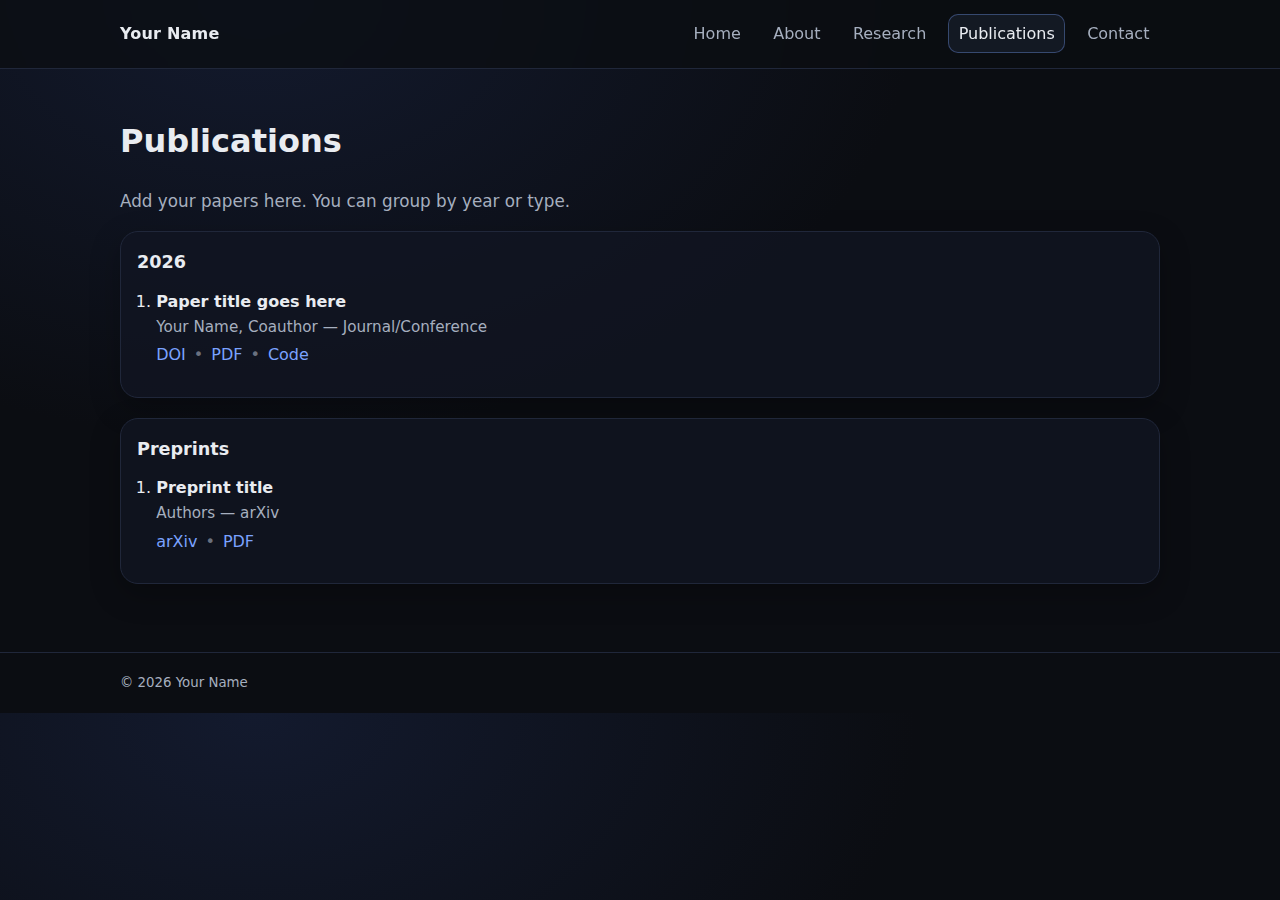
<file: publications.html>
<!doctype html>
<html lang="en">
<head>
  <meta charset="utf-8" />
  <meta name="viewport" content="width=device-width, initial-scale=1" />
  <title>Publications — Your Name</title>
  <link rel="stylesheet" href="css/styles.css" />
</head>
<body>
  <header class="site-header">
    <div class="container nav-wrap">
      <a class="brand" href="index.html">Your Name</a>
      <nav class="nav">
        <a class="nav-link" href="index.html">Home</a>
        <a class="nav-link" href="about.html">About</a>
        <a class="nav-link" href="research.html">Research</a>
        <a class="nav-link is-active" href="publications.html">Publications</a>
        <a class="nav-link" href="contact.html">Contact</a>
      </nav>
    </div>
  </header>

  <main class="container page">
    <h1>Publications</h1>
    <p class="lead">Add your papers here. You can group by year or type.</p>

    <section class="card">
      <h2>2026</h2>
      <ol class="pubs">
        <li>
          <div class="pub-title">Paper title goes here</div>
          <div class="pub-meta">Your Name, Coauthor — Journal/Conference</div>
          <div class="pub-links">
            <a class="text-link" href="#">DOI</a><span>•</span>
            <a class="text-link" href="#">PDF</a><span>•</span>
            <a class="text-link" href="#">Code</a>
          </div>
        </li>
      </ol>
    </section>

    <section class="card section">
      <h2>Preprints</h2>
      <ol class="pubs">
        <li>
          <div class="pub-title">Preprint title</div>
          <div class="pub-meta">Authors — arXiv</div>
          <div class="pub-links">
            <a class="text-link" href="#">arXiv</a><span>•</span>
            <a class="text-link" href="#">PDF</a>
          </div>
        </li>
      </ol>
    </section>
  </main>

  <footer class="site-footer">
    <div class="container footer-wrap">
      <small>© <span id="year"></span> Your Name</small>
    </div>
  </footer>

  <script>
    document.getElementById("year").textContent = new Date().getFullYear();
  </script>
</body>
</html>
</file>
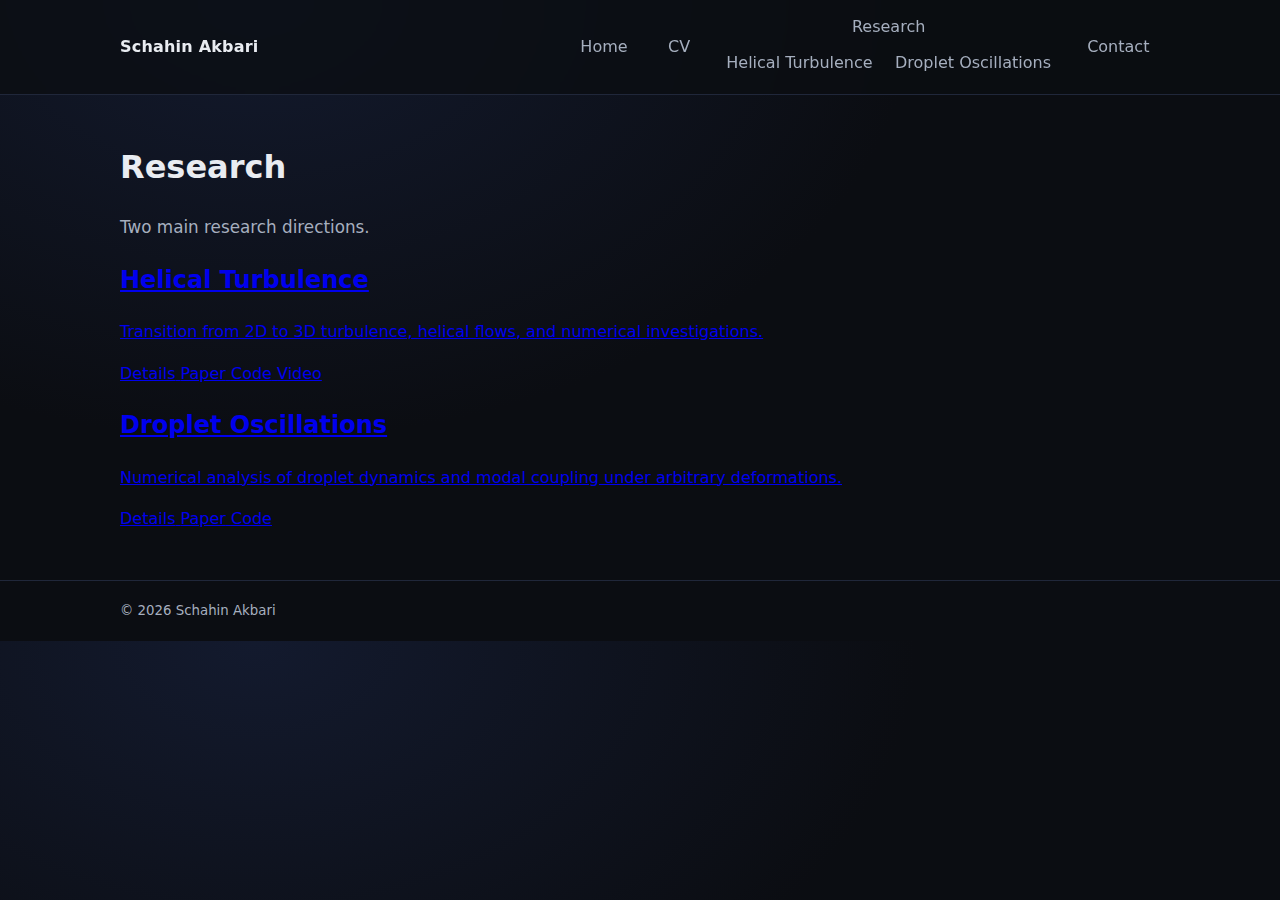
<file: research.html>
<!doctype html>
<html lang="en">
<head>
  <meta charset="utf-8" />
  <meta name="viewport" content="width=device-width, initial-scale=1" />
  <title>Research — Schahin Akbari</title>
  <link rel="stylesheet" href="css/styles.css" />
</head>
<body>
  <header class="site-header">
    <div class="container nav-wrap">
      <a class="brand" href="index.html">Schahin Akbari</a>
        <nav class="nav nav-center">
          <a class="nav-link" href="index.html">Home</a>
          <a class="nav-link" href="cv.html">CV</a>
        
          <!-- Research (centered group) -->
          <div class="nav-research">
            <span class="nav-link nav-research-title">Research</span>
          
            <div class="nav-research-items">
              <a class="nav-link nav-research-item" href="helical.html">
                Helical Turbulence
              </a>
              <a class="nav-link nav-research-item" href="droplets.html">
                Droplet Oscillations
              </a>
            </div>
          </div>
        
          <a class="nav-link" href="contact.html">Contact</a>
        </nav>  
    </div>
  </header>

<main class="container page">
  <h1>Research</h1>
  <p class="lead">
    Two main research directions.
  </p>

  <section class="research-grid">
    <!-- Helical Turbulence -->
    <a class="research-card" href="helical.html">
      <h2>Helical Turbulence</h2>
      <p>
        Transition from 2D to 3D turbulence, helical flows, and numerical investigations.
      </p>
      <div class="research-card-links">
        <span class="pill">Details</span>
        <span class="pill pill-ghost">Paper</span>
        <span class="pill pill-ghost">Code</span>
        <span class="pill pill-ghost">Video</span>
      </div>
    </a>

    <!-- Droplet Oscillations -->
    <a class="research-card" href="droplets.html">
      <h2>Droplet Oscillations</h2>
      <p>
        Numerical analysis of droplet dynamics and modal coupling under arbitrary deformations.
      </p>
      <div class="research-card-links">
        <span class="pill">Details</span>
        <span class="pill pill-ghost">Paper</span>
        <span class="pill pill-ghost">Code</span>
      </div>
    </a>
  </section>
</main>




  <footer class="site-footer">
    <div class="container footer-wrap">
      <small>© <span id="year"></span> Schahin Akbari</small>
    </div>
  </footer>

  <script>
    document.getElementById("year").textContent = new Date().getFullYear();
  </script>
</body>
</html>
</file>
<file: css/styles.css>
:root{
  --bg:#0b0d12;
  --panel:#111523;
  --text:#e9ecf1;
  --muted:#a6afbf;
  --line:#20273a;
  --accent:#7aa2ff;
}

*{box-sizing:border-box}
html,body{margin:0;padding:0}
body{
  font-family: ui-sans-serif, system-ui, -apple-system, Segoe UI, Roboto, Arial, sans-serif;
  background: radial-gradient(1200px 800px at 20% 0%, #131a2e 0%, var(--bg) 55%);
  color:var(--text);
  line-height:1.6;
}

.container{
  width:min(1040px, calc(100% - 2rem));
  margin:0 auto;
}

.site-header{
  position:sticky;
  top:0;
  z-index:10;
  background: rgba(11,13,18,0.75);
  backdrop-filter: blur(10px);
  border-bottom:1px solid var(--line);
}

.nav-wrap{
  display:flex;
  align-items:center;
  justify-content:space-between;
  padding:0.9rem 0;
  gap:1rem;
}

.brand{
  color:var(--text);
  text-decoration:none;
  font-weight:700;
  letter-spacing:0.2px;
}

.nav{display:flex; flex-wrap:wrap; gap:0.7rem}
.nav{
  align-items: center;
}

.nav-link{
  color:var(--muted);
  text-decoration:none;
  padding:0.35rem 0.6rem;
  border-radius:10px;
  border:1px solid transparent;
}
.nav-link:hover{color:var(--text); border-color:var(--line); background:rgba(255,255,255,0.03)}

.nav-link.is-active{color:var(--text); border-color:rgba(122,162,255,0.35); background:rgba(122,162,255,0.08)}



/* ===== Navbar: centered Research with two outlined items ===== */

.nav.nav-center{
  justify-content: center;
  gap: 1.2rem;
}

.nav-research{
  display: flex;
  flex-direction: column;
  align-items: center;
  gap: 0.35rem;
}
.nav-research{
  align-self: center;
}

.nav-research-title{
  color: var(--muted);
  padding: 0;              /* <- kein Link-Padding */
  border: none !important;
  background: transparent !important;
  cursor: default;
}


.nav-research-items{
  display: flex;
  gap: 0.6rem;
}

.nav-research-item{
  border: none !important;
  background: transparent !important;
  color: var(--muted);
  padding: 0.25rem 0.4rem;
  font-weight: 500;
}


.nav-research-item:hover{
  border-color: rgba(122,162,255,0.55);
  color: var(--text);
  background: transparent;
}

.nav-research-item.is-active{
  color: var(--text);
  text-decoration: underline;
  text-underline-offset: 4px;
}
.nav-research-item{
  border: none !important;
  background: transparent !important;
  border-radius: 0; /* optional: keine pill-form */
}


.hero{
  display:grid;
  grid-template-columns: 1.4fr 0.9fr;
  gap:1.25rem;
  padding:2rem 0 1rem;
  align-items:stretch;
}

.hero h1{font-size:2.3rem; margin:0 0 0.4rem}
.lead{color:var(--muted); font-size:1.05rem; margin:0.2rem 0 1rem}
.meta{display:flex; flex-wrap:wrap; gap:0.6rem; margin-top:1rem; color:var(--muted)}
.meta a{color:var(--muted)}
.meta a:hover{color:var(--text)}

.section{margin:1.25rem 0}
.grid{
  display:grid;
  grid-template-columns: repeat(3, 1fr);
  gap:1rem;
  margin:1rem 0 0;
}

.card{
  background: rgba(17,21,35,0.75);
  border:1px solid var(--line);
  border-radius:18px;
  padding:1rem 1rem;
  box-shadow: 0 10px 30px rgba(0,0,0,0.25);
}

.card h2{margin:0 0 0.5rem; font-size:1.1rem}
.card h3{margin:0 0 0.35rem; font-size:1.05rem}

.list{margin:0.5rem 0 0; padding-left:1.1rem}
.list li{margin:0.35rem 0}

.tag{
  display:inline-block;
  font-size:0.8rem;
  padding:0.05rem 0.45rem;
  border-radius:999px;
  border:1px solid rgba(122,162,255,0.4);
  color:var(--text);
  margin-right:0.4rem;
}

.projects{display:grid; grid-template-columns: repeat(2, minmax(0, 1fr));gap:0.9rem;}

.project{padding:0.2rem 0;text-align: center}
.project-links{display:flex; gap:0.5rem; align-items:center; color:var(--muted)}
.project-links span{opacity:0.6}

.pubs{margin:0.6rem 0 0; padding-left:1.2rem}
.pubs li{margin:0.8rem 0}
.pub-title{font-weight:650}
.pub-meta{color:var(--muted); font-size:0.95rem}
.pub-links{display:flex; gap:0.5rem; align-items:center; color:var(--muted); margin-top:0.2rem}
.pub-links span{opacity:0.6}

.page{padding:1.6rem 0 1rem}

.button{
  display:inline-block;
  background: rgba(122,162,255,0.15);
  border:1px solid rgba(122,162,255,0.45);
  color:var(--text);
  text-decoration:none;
  padding:0.55rem 0.9rem;
  border-radius:14px;
  font-weight:600;
}
.button:hover{background: rgba(122,162,255,0.22)}
.button-ghost{
  background: transparent;
  border-color: var(--line);
}
.button-ghost:hover{background: rgba(255,255,255,0.04)}

.text-link{color:var(--accent); text-decoration:none}
.text-link:hover{text-decoration:underline}

.site-footer{
  border-top:1px solid var(--line);
  margin-top:2rem;
  padding:1.2rem 0;
  color:var(--muted);
}
.footer-wrap{
  display:flex;
  justify-content:space-between;
  gap:1rem;
  flex-wrap:wrap;
}
.muted{opacity:0.8}

.two-col{
  display:grid;
  grid-template-columns: 1fr 1fr;
  gap:1rem;
  margin-top:1rem;
}

.portrait{
  width:100%;
  max-width:260px;
  aspect-ratio: 3 / 4;
  object-fit: cover;
  border-radius:18px;
  border:1px solid var(--line);
  box-shadow: 0 10px 30px rgba(0,0,0,0.35);
}

/* ===== CV layout (2-column rows like the screenshot) ===== */
.cv .page-title{
  margin-bottom: 0.75rem;
}

.cv-section{
  margin: 2rem 0;
}

.cv-heading{
  font-size: 1.7rem;
  margin: 0 0 1rem 0;
  letter-spacing: 0.2px;
}

.cv-list{
  display: grid;
  gap: 0.9rem;
}

.cv-item{
  display: grid;
  grid-template-columns: 220px 1fr;
  gap: 1.2rem;
  align-items: start;
}

.cv-date{
  color: var(--text);
  opacity: 0.95;
  font-weight: 600;
  white-space: nowrap;
}

.cv-body{
  color: var(--text);
}

.cv-role{
  font-weight: 600;
  margin-bottom: 0.15rem;
}

.cv-place{
  color: var(--muted);
}

.cv-link{
  color: #27c1d9; /* teal-ish like in screenshot */
  text-decoration: none;
}

.cv-link:hover{
  text-decoration: underline;
}

.cv-note{
  color: var(--muted);
  margin: 0;
}

/* ===== CV: more space + description text ===== */

.cv-section{
  margin: 2.6rem 0;     /* more space between sections */
}

.cv-list{
  gap: 1.2rem;          /* more space between entries */
}

.cv-item{
  padding-bottom: 0.2rem;
}

.cv-place{
  margin-bottom: 0.35rem;  /* space before description */
}

.cv-desc{
  color: var(--text);
  opacity: 0.95;
  line-height: 1.65;
  font-size: 0.97rem;
  max-width: 760px;        /* avoids ultra-long lines */
}
/* CV bullet descriptions */

.cv-bullets{
  margin: 0.35rem 0 0;
  padding-left: 1.1rem;
  list-style: disc;
}

.cv-bullets li{
  margin: 0.3rem 0;
  line-height: 1.6;
}

/* subtle academic blue bullets */
.cv-bullets li::marker{
  color: #3aa0ff;
}


/* ===== Helical Turbulence Orbit ===== */
.research-orbit{
  position: relative;
  width: min(520px, 100%);
  aspect-ratio: 1 / 1;
  margin: 1.2rem auto 0;
  display: grid;
  place-items: center;
}

.orbit-ring{
  position: absolute;
  width: 88%;
  height: 88%;
  border-radius: 50%;
  border: 2px solid rgba(233,236,241,0.18);
  box-shadow: 0 0 0 1px rgba(32,39,58,0.4) inset;
}

/* Center card */
.orbit-center{
  position: relative;
  z-index: 2;
  width: 58%;
  text-decoration: none;
  color: var(--text);

  background: transparent;                    /* <- keine Füllung */
  border: transparent;             /* <- No border */
  border-radius: 18px;
  overflow: hidden;

  box-shadow: none;                           /* optional: clean */
  display: flex;                              /* <- wichtig */
  flex-direction: column;
  align-items: center;                        /* <- horizontal zentriert */
}


.orbit-center img{
  height: 220px;
  width: auto;
  max-width: 100%;
  display: block;
  margin: 0.6rem auto 0;   /* <- zentriert + etwas Abstand oben */
  background: transparent;
}



.orbit-center-label{
  padding: 0.65rem 0.8rem;
  font-weight: 650;
  text-align: center;
}

.orbit-center:hover{
  border-color: rgba(122,162,255,0.45);
  background: rgba(17,21,35,0.78);
}

/* Orbit nodes */
.orbit-node{
  position: absolute;
  z-index: 3;
  display: inline-flex;
  align-items: center;
  gap: 0.5rem;
  padding: 0.45rem 0.7rem;
  border-radius: 999px;
  text-decoration: none;
  color: var(--text);

  background: rgba(17,21,35,0.75);
  border: 1px solid var(--line);               /* bleibt konstant */
  box-shadow: 0 10px 22px rgba(0,0,0,0.22);
  white-space: nowrap;

  transition: box-shadow 140ms ease, border-color 140ms ease, background 140ms ease;
  will-change: box-shadow;
}

.orbit-node:hover{
  border-color: rgba(39,193,217,0.55);
  box-shadow: 0 10px 22px rgba(0,0,0,0.22), 0 0 0 3px rgba(39,193,217,0.12);
  /* kein transform -> kein Springen */
}


.orbit-icon{
  font-size: 1.05rem;
}

.orbit-text{
  color: var(--muted);
  font-weight: 600;
  font-size: 0.95rem;
}

/* Positions: top / right / left */
.orbit-top{ top: 2%; left: 50%; transform: translateX(-50%); }
.orbit-right{ right: 2%; top: 50%; transform: translateY(-50%); }
.orbit-left{ left: 2%; top: 50%; transform: translateY(-50%); }



/* Mobile tweaks */
@media (max-width: 520px){
  .orbit-center{ width: 68%; }
  .orbit-center img{ height: 180px; }
  .orbit-node{ padding: 0.4rem 0.6rem; }
}


@media (max-width: 720px){
  .cv-item{
    grid-template-columns: 1fr;
    gap: 0.35rem;
  }
  .cv-date{
    opacity: 0.9;
  }
}


/* Responsive */
@media (max-width: 860px){
  .hero{grid-template-columns: 1fr; padding-top:1.4rem}
  .portrait-placeholder{height:200px}
  .grid{grid-template-columns: 1fr; }
  .two-col{grid-template-columns:1fr}
}

@media (max-width: 860px){
  .projects{
    grid-template-columns: 1fr;
  }
}
</file>
